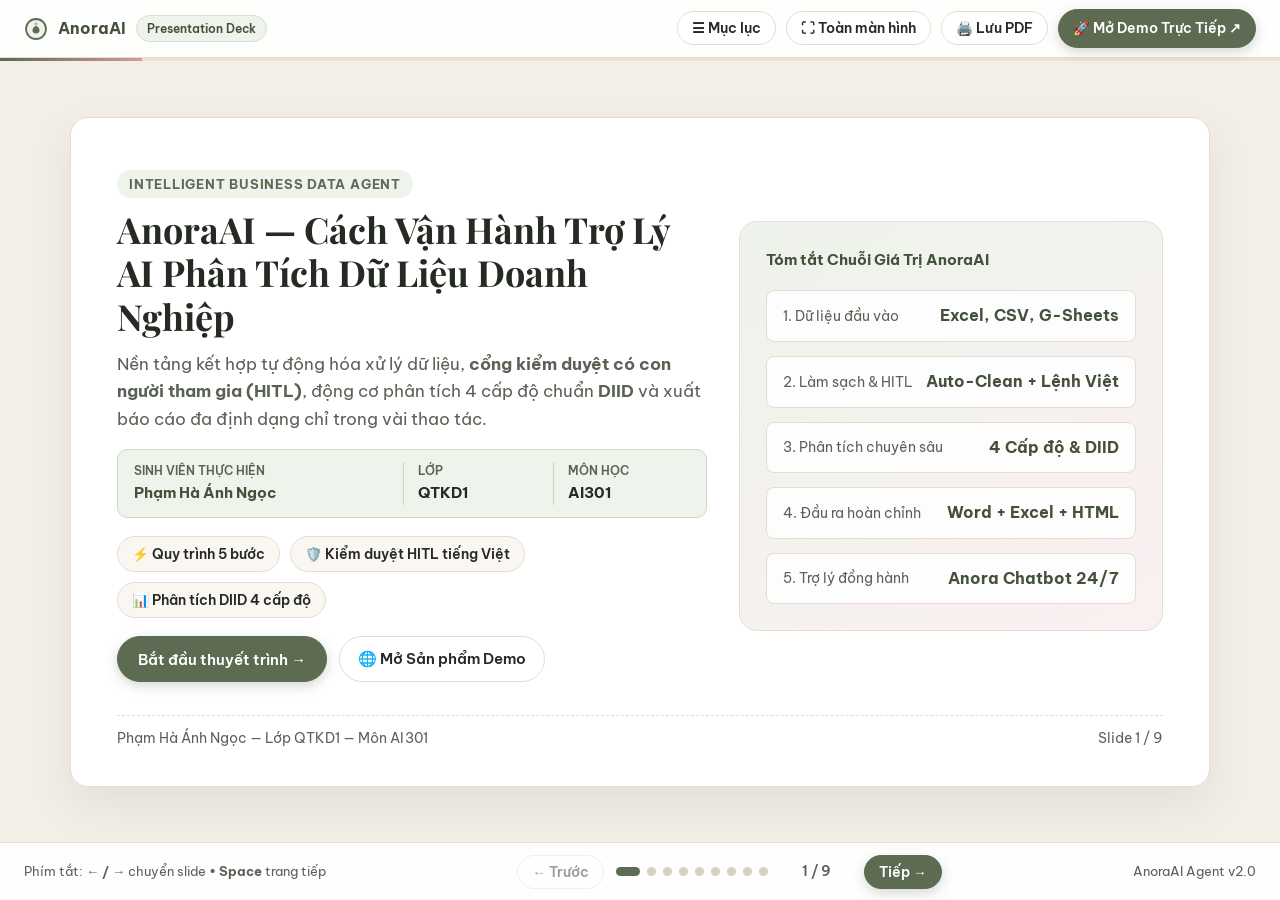
<file: presentation.html>
<!DOCTYPE html>
<html lang="vi">
<head>
  <meta charset="UTF-8">
  <meta name="viewport" content="width=device-width, initial-scale=1.0">
  <title>Thuyết Trình AnoraAI — Kiến Trúc & Cách Vận Hành Agent AI Dữ Liệu</title>
  <link rel="preconnect" href="https://fonts.googleapis.com">
  <link rel="preconnect" href="https://fonts.gstatic.com" crossorigin>
  <link href="https://fonts.googleapis.com/css2?family=Be+Vietnam+Pro:wght@400;500;600;700&family=Playfair+Display:wght@600;700&display=swap" rel="stylesheet">
  <style>
    :root {
      --bg-outer: #F3EFE7;
      --bg-slide: #FFFFFF;
      --bg-subtle: #FAF7F2;
      --sage: #5C6B52;
      --sage-dark: #43503B;
      --sage-soft: #EEF3EB;
      --rose: #D49B9E;
      --rose-soft: #FAF0F1;
      --gold: #B69156;
      --gold-soft: #FBF6EC;
      --blue-soft: #EEF4FA;
      --blue: #4A6D8C;
      --text-main: #252A23;
      --text-muted: #5A6256;
      --border: #E5DDD0;
      --shadow: 0 18px 45px rgba(45, 55, 40, 0.08);
      --radius-lg: 18px;
      --radius-md: 12px;
      --radius-sm: 8px;
    }

    * {
      box-sizing: border-box;
      margin: 0;
      padding: 0;
    }

    body {
      font-family: 'Be Vietnam Pro', -apple-system, BlinkMacSystemFont, 'Segoe UI', Arial, sans-serif;
      background: var(--bg-outer);
      color: var(--text-main);
      height: 100vh;
      display: flex;
      flex-direction: column;
      overflow: hidden;
      font-size: 16px;
      line-height: 1.6;
    }

    /* Top Bar */
    .deck-header {
      height: 58px;
      background: rgba(255, 255, 255, 0.92);
      backdrop-filter: blur(8px);
      border-bottom: 1px solid var(--border);
      padding: 0 24px;
      display: flex;
      align-items: center;
      justify-content: space-between;
      z-index: 20;
      flex-shrink: 0;
    }

    .brand-mini {
      display: flex;
      align-items: center;
      gap: 10px;
      font-weight: 700;
      color: var(--sage-dark);
      font-size: 1rem;
    }

    .brand-badge {
      background: var(--sage-soft);
      color: var(--sage-dark);
      font-size: 0.78rem;
      font-weight: 600;
      padding: 3px 10px;
      border-radius: 999px;
      border: 1px solid #D5E0CE;
    }

    .header-actions {
      display: flex;
      align-items: center;
      gap: 10px;
    }

    .btn {
      display: inline-flex;
      align-items: center;
      gap: 7px;
      padding: 7px 14px;
      border-radius: 999px;
      border: 1px solid var(--border);
      background: #FFFFFF;
      color: var(--text-main);
      font-family: inherit;
      font-size: 0.86rem;
      font-weight: 600;
      cursor: pointer;
      text-decoration: none;
      transition: all 0.2s ease;
    }

    .btn:hover {
      background: var(--bg-subtle);
      border-color: var(--sage);
      transform: translateY(-1px);
    }

    .btn-demo {
      background: var(--sage);
      color: #FFFFFF;
      border-color: var(--sage);
      box-shadow: 0 4px 12px rgba(92, 107, 82, 0.25);
    }

    .btn-demo:hover {
      background: var(--sage-dark);
      color: #FFFFFF;
      border-color: var(--sage-dark);
    }

    /* Progress Bar */
    .progress-track {
      height: 3px;
      width: 100%;
      background: #E9E2D6;
      flex-shrink: 0;
    }

    .progress-fill {
      height: 100%;
      background: linear-gradient(90deg, var(--sage), var(--rose));
      width: 11.1%;
      transition: width 0.35s cubic-bezier(0.4, 0, 0.2, 1);
    }

    /* Main Stage */
    .stage {
      flex: 1;
      display: flex;
      align-items: center;
      justify-content: center;
      padding: 20px 28px;
      overflow: hidden;
      position: relative;
    }

    .slide {
      display: none;
      width: 100%;
      max-width: 1140px;
      height: 100%;
      max-height: 670px;
      background: var(--bg-slide);
      border: 1px solid var(--border);
      border-radius: var(--radius-lg);
      box-shadow: var(--shadow);
      padding: 36px 46px;
      flex-direction: column;
      justify-content: space-between;
      overflow-y: auto;
      animation: slideFadeIn 0.32s ease-out;
    }

    .slide.active {
      display: flex;
    }

    @keyframes slideFadeIn {
      from { opacity: 0; transform: translateY(8px); }
      to { opacity: 1; transform: translateY(0); }
    }

    /* Slide Typography */
    .slide-top {
      margin-bottom: 18px;
    }

    .slide-kicker {
      display: inline-block;
      font-size: 0.8rem;
      font-weight: 700;
      text-transform: uppercase;
      letter-spacing: 0.06em;
      color: var(--sage);
      background: var(--sage-soft);
      padding: 4px 12px;
      border-radius: 999px;
      margin-bottom: 10px;
    }

    .slide-title {
      font-family: 'Playfair Display', Georgia, serif;
      font-size: 1.9rem;
      font-weight: 700;
      color: var(--text-main);
      line-height: 1.25;
    }

    .slide-subtitle {
      font-size: 0.98rem;
      color: var(--text-muted);
      margin-top: 6px;
      max-width: 820px;
    }

    .slide-body {
      flex: 1;
      display: flex;
      flex-direction: column;
      justify-content: center;
    }

    .slide-footer-note {
      margin-top: 16px;
      padding-top: 12px;
      border-top: 1px dashed var(--border);
      display: flex;
      align-items: center;
      justify-content: space-between;
      font-size: 0.85rem;
      color: var(--text-muted);
    }

    /* Grids & Cards */
    .grid-2 {
      display: grid;
      grid-template-columns: repeat(2, 1fr);
      gap: 22px;
    }

    .grid-3 {
      display: grid;
      grid-template-columns: repeat(3, 1fr);
      gap: 18px;
    }

    .grid-4 {
      display: grid;
      grid-template-columns: repeat(2, 1fr);
      gap: 16px;
    }

    .card {
      background: var(--bg-subtle);
      border: 1px solid var(--border);
      border-radius: var(--radius-md);
      padding: 20px 22px;
      display: flex;
      flex-direction: column;
      gap: 8px;
    }

    .card.sage {
      background: var(--sage-soft);
      border-color: #CEDCC5;
    }

    .card.rose {
      background: var(--rose-soft);
      border-color: #EBD2D4;
    }

    .card.gold {
      background: var(--gold-soft);
      border-color: #EADBC0;
    }

    .card.blue {
      background: var(--blue-soft);
      border-color: #CEDEEA;
    }

    .card-title {
      font-size: 1.08rem;
      font-weight: 700;
      color: var(--text-main);
      display: flex;
      align-items: center;
      gap: 9px;
    }

    .card-text {
      font-size: 0.95rem;
      color: var(--text-muted);
      line-height: 1.58;
    }

    ul.clean-list {
      list-style: none;
      display: flex;
      flex-direction: column;
      gap: 8px;
    }

    ul.clean-list li {
      position: relative;
      padding-left: 20px;
      font-size: 0.95rem;
      color: var(--text-main);
      line-height: 1.55;
    }

    ul.clean-list li::before {
      content: "•";
      position: absolute;
      left: 4px;
      color: var(--sage);
      font-weight: 700;
      font-size: 1.1rem;
      line-height: 1.3;
    }

    /* Slide 1 Hero */
    .hero-wrap {
      display: grid;
      grid-template-columns: 1.25fr 0.9fr;
      gap: 32px;
      align-items: center;
      height: 100%;
    }

    .hero-title {
      font-family: 'Playfair Display', Georgia, serif;
      font-size: 2.55rem;
      line-height: 1.2;
      color: var(--text-main);
      margin-bottom: 14px;
    }

    .hero-desc {
      font-size: 1.05rem;
      color: var(--text-muted);
      margin-bottom: 24px;
      line-height: 1.65;
    }

    .hero-pills {
      display: flex;
      flex-wrap: wrap;
      gap: 10px;
      margin-bottom: 26px;
    }

    .pill {
      font-size: 0.86rem;
      font-weight: 600;
      padding: 6px 14px;
      border-radius: 999px;
      background: var(--bg-subtle);
      border: 1px solid var(--border);
      color: var(--text-main);
    }

    .hero-visual {
      background: linear-gradient(145deg, var(--sage-soft), var(--rose-soft));
      border: 1px solid var(--border);
      border-radius: var(--radius-lg);
      padding: 26px;
      display: flex;
      flex-direction: column;
      gap: 14px;
    }

    .mini-stat {
      background: rgba(255, 255, 255, 0.88);
      border: 1px solid var(--border);
      border-radius: var(--radius-sm);
      padding: 12px 16px;
      display: flex;
      align-items: center;
      justify-content: space-between;
    }

    .mini-stat strong {
      color: var(--sage-dark);
      font-size: 1rem;
    }

    .mini-stat span {
      font-size: 0.88rem;
      color: var(--text-muted);
    }

    /* 5-Step Flow */
    .flow-5 {
      display: grid;
      grid-template-columns: repeat(5, 1fr);
      gap: 12px;
      align-items: stretch;
    }

    .step-box {
      background: var(--bg-subtle);
      border: 1px solid var(--border);
      border-radius: var(--radius-md);
      padding: 16px 14px;
      display: flex;
      flex-direction: column;
      gap: 8px;
      position: relative;
    }

    .step-num {
      width: 30px;
      height: 30px;
      border-radius: 50%;
      background: var(--sage);
      color: #FFFFFF;
      font-weight: 700;
      font-size: 0.88rem;
      display: flex;
      align-items: center;
      justify-content: center;
    }

    .step-box h4 {
      font-size: 0.96rem;
      font-weight: 700;
      color: var(--text-main);
      line-height: 1.35;
    }

    .step-box p {
      font-size: 0.86rem;
      color: var(--text-muted);
      line-height: 1.5;
    }

    /* Color Tag Badges */
    .tag-row {
      display: flex;
      flex-wrap: wrap;
      gap: 8px;
      margin-top: 6px;
    }

    .cell-badge {
      font-size: 0.8rem;
      font-weight: 600;
      padding: 4px 10px;
      border-radius: 6px;
    }

    .b-green { background: #E4F3E5; color: #245B2A; }
    .b-yellow { background: #FFF5D6; color: #7C5C08; }
    .b-blue { background: #E3F0FC; color: #1E5487; }
    .b-pink { background: #FCE6EC; color: #8A2444; }

    /* Code / Command Pill */
    .cmd-chip {
      display: inline-block;
      background: #FFFFFF;
      border: 1px solid #D5CEC2;
      border-radius: 6px;
      padding: 2px 8px;
      font-size: 0.86rem;
      font-weight: 600;
      color: var(--sage-dark);
      margin: 2px 3px 2px 0;
    }

    /* Demo Box */
    .demo-banner {
      background: linear-gradient(135deg, #F0F5EC 0%, #FAF0F1 100%);
      border: 1.5px solid var(--sage);
      border-radius: var(--radius-md);
      padding: 22px 26px;
      display: flex;
      align-items: center;
      justify-content: space-between;
      gap: 20px;
      margin-top: 14px;
    }

    .demo-url {
      font-family: monospace;
      font-size: 0.98rem;
      background: #FFFFFF;
      padding: 6px 12px;
      border-radius: 6px;
      border: 1px solid var(--border);
      color: var(--sage-dark);
      display: inline-block;
      margin-top: 6px;
    }

    /* Bottom Controls */
    .deck-footer {
      height: 58px;
      background: rgba(255, 255, 255, 0.94);
      border-top: 1px solid var(--border);
      padding: 0 24px;
      display: flex;
      align-items: center;
      justify-content: space-between;
      flex-shrink: 0;
    }

    .nav-controls {
      display: flex;
      align-items: center;
      gap: 12px;
    }

    .dots {
      display: flex;
      align-items: center;
      gap: 7px;
    }

    .dot {
      width: 9px;
      height: 9px;
      border-radius: 50%;
      background: #D6CFC3;
      cursor: pointer;
      transition: all 0.2s ease;
    }

    .dot.active {
      width: 24px;
      border-radius: 999px;
      background: var(--sage);
    }

    .slide-counter {
      font-size: 0.88rem;
      font-weight: 600;
      color: var(--text-muted);
      min-width: 72px;
      text-align: center;
    }

    .kbd-hint {
      font-size: 0.82rem;
      color: var(--text-muted);
    }

    /* Slide Overview Modal */
    .overview-modal {
      display: none;
      position: fixed;
      inset: 0;
      background: rgba(30, 35, 28, 0.55);
      backdrop-filter: blur(4px);
      z-index: 50;
      align-items: center;
      justify-content: center;
      padding: 28px;
    }

    .overview-modal.open {
      display: flex;
    }

    .overview-card {
      background: #FFFFFF;
      border-radius: var(--radius-lg);
      max-width: 920px;
      width: 100%;
      max-height: 85vh;
      overflow-y: auto;
      padding: 26px 30px;
      box-shadow: 0 24px 60px rgba(0, 0, 0, 0.2);
    }

    .overview-grid {
      display: grid;
      grid-template-columns: repeat(3, 1fr);
      gap: 14px;
      margin-top: 18px;
    }

    .overview-item {
      border: 1px solid var(--border);
      background: var(--bg-subtle);
      border-radius: var(--radius-sm);
      padding: 14px;
      cursor: pointer;
      transition: all 0.18s ease;
    }

    .overview-item:hover, .overview-item.active {
      border-color: var(--sage);
      background: var(--sage-soft);
    }

    .overview-item small {
      font-weight: 700;
      color: var(--sage);
      display: block;
      margin-bottom: 4px;
    }

    .overview-item strong {
      font-size: 0.94rem;
      color: var(--text-main);
      display: block;
    }

    /* Student Info Bar */
    .student-info-bar {
      background: var(--sage-soft);
      border: 1px solid #CEDCC5;
      border-radius: 10px;
      padding: 12px 16px;
      margin-bottom: 18px;
      display: grid;
      grid-template-columns: 1.5fr 0.8fr 0.8fr;
      gap: 14px;
      align-items: center;
    }

    /* Responsive */
    @media (max-width: 960px) {
      .slide { padding: 24px 22px; max-height: none; }
      .hero-wrap, .grid-2, .grid-3, .grid-4, .flow-5, .overview-grid, .student-info-bar {
        grid-template-columns: 1fr;
      }
      .student-info-bar > div {
        border-left: none !important;
        padding-left: 0 !important;
      }
      .kbd-hint { display: none; }
      .demo-banner { flex-direction: column; align-items: flex-start; }
    }

    /* Print / Export PDF */
    @media print {
      body { background: #FFFFFF; height: auto; overflow: visible; }
      .deck-header, .progress-track, .deck-footer, .overview-modal { display: none !important; }
      .stage { display: block; padding: 0; overflow: visible; }
      .slide {
        display: flex !important;
        page-break-after: always;
        box-shadow: none;
        border: 1px solid #DDD;
        max-height: none;
        margin-bottom: 20px;
      }
    }
  </style>
</head>
<body>

  <!-- Top Navigation Header -->
  <header class="deck-header">
    <div class="brand-mini">
      <svg width="24" height="24" viewBox="0 0 24 24" fill="none" aria-hidden="true">
        <circle cx="12" cy="12" r="10" fill="#EEF3EB" stroke="#5C6B52" stroke-width="1.8"/>
        <path d="M8.5 13.5C8.5 11.2 10.2 9 12 9C13.8 9 15.5 11.2 15.5 13.5C15.5 15.3 14 16.5 12 16.5C10 16.5 8.5 15.3 8.5 13.5Z" fill="#5C6B52"/>
        <circle cx="12" cy="7" r="1.4" fill="#D49B9E"/>
      </svg>
      <span>AnoraAI</span>
      <span class="brand-badge">Presentation Deck</span>
    </div>

    <div class="header-actions">
      <button class="btn" onclick="toggleOverview()" title="Xem danh sách toàn bộ Slide">
        ☰ Mục lục
      </button>
      <button class="btn" onclick="toggleFullscreen()" title="Bật/Tắt Toàn màn hình">
        ⛶ Toàn màn hình
      </button>
      <button class="btn" onclick="window.print()" title="In hoặc Lưu thành PDF">
        🖨️ Lưu PDF
      </button>
      <a class="btn btn-demo" href="https://anhngoc-two.vercel.app/" target="_blank" rel="noopener noreferrer">
        🚀 Mở Demo Trực Tiếp ↗
      </a>
    </div>
  </header>

  <div class="progress-track">
    <div class="progress-fill" id="progressFill"></div>
  </div>

  <!-- Presentation Stage -->
  <main class="stage">

    <!-- SLIDE 1: TRANG BÌA -->
    <section class="slide active" data-title="Giới thiệu AnoraAI">
      <div class="slide-body">
        <div class="hero-wrap">
          <div>
            <span class="slide-kicker">Intelligent Business Data Agent</span>
            <h1 class="hero-title" style="font-size: 2.25rem; margin-bottom: 12px;">AnoraAI — Cách Vận Hành Trợ Lý AI Phân Tích Dữ Liệu Doanh Nghiệp</h1>
            <p class="hero-desc" style="margin-bottom: 16px;">
              Nền tảng kết hợp tự động hóa xử lý dữ liệu, <strong>cổng kiểm duyệt có con người tham gia (HITL)</strong>, 
              động cơ phân tích 4 cấp độ chuẩn <strong>DIID</strong> và xuất báo cáo đa định dạng chỉ trong vài thao tác.
            </p>

            <div class="student-info-bar">
              <div>
                <div style="font-size: 0.74rem; color: var(--text-muted); font-weight: 600;">SINH VIÊN THỰC HIỆN</div>
                <div style="font-size: 0.96rem; font-weight: 700; color: var(--sage-dark);">Phạm Hà Ánh Ngọc</div>
              </div>
              <div style="border-left: 1px solid #C8D7BF; padding-left: 14px;">
                <div style="font-size: 0.74rem; color: var(--text-muted); font-weight: 600;">LỚP</div>
                <div style="font-size: 0.96rem; font-weight: 700; color: var(--text-main);">QTKD1</div>
              </div>
              <div style="border-left: 1px solid #C8D7BF; padding-left: 14px;">
                <div style="font-size: 0.74rem; color: var(--text-muted); font-weight: 600;">MÔN HỌC</div>
                <div style="font-size: 0.96rem; font-weight: 700; color: var(--text-main);">AI301</div>
              </div>
            </div>

            <div class="hero-pills" style="margin-bottom: 18px;">
              <span class="pill">⚡ Quy trình 5 bước</span>
              <span class="pill">🛡️ Kiểm duyệt HITL tiếng Việt</span>
              <span class="pill">📊 Phân tích DIID 4 cấp độ</span>
            </div>
            <div style="display: flex; gap: 12px; flex-wrap: wrap;">
              <button class="btn btn-demo" style="padding: 10px 20px; font-size: 0.94rem;" onclick="nextSlide()">
                Bắt đầu thuyết trình →
              </button>
              <a class="btn" style="padding: 10px 18px; font-size: 0.94rem;" href="https://anhngoc-two.vercel.app/" target="_blank" rel="noopener noreferrer">
                🌐 Mở Sản phẩm Demo
              </a>
            </div>
          </div>

          <div class="hero-visual">
            <div style="font-weight: 700; color: var(--sage-dark); font-size: 0.96rem; margin-bottom: 4px;">
              Tóm tắt Chuỗi Giá Trị AnoraAI
            </div>
            <div class="mini-stat">
              <span>1. Dữ liệu đầu vào</span>
              <strong>Excel, CSV, G-Sheets</strong>
            </div>
            <div class="mini-stat">
              <span>2. Làm sạch & HITL</span>
              <strong>Auto-Clean + Lệnh Việt</strong>
            </div>
            <div class="mini-stat">
              <span>3. Phân tích chuyên sâu</span>
              <strong>4 Cấp độ &amp; DIID</strong>
            </div>
            <div class="mini-stat">
              <span>4. Đầu ra hoàn chỉnh</span>
              <strong>Word + Excel + HTML</strong>
            </div>
            <div class="mini-stat">
              <span>5. Trợ lý đồng hành</span>
              <strong>Anora Chatbot 24/7</strong>
            </div>
          </div>
        </div>
      </div>
      <div class="slide-footer-note">
        <span>Phạm Hà Ánh Ngọc — Lớp QTKD1 — Môn AI301</span>
        <span>Slide 1 / 9</span>
      </div>
    </section>

    <!-- SLIDE 2: BÀI TOÁN & GIẢI PHÁP -->
    <section class="slide" data-title="Bài toán & Giá trị cốt lõi">
      <div class="slide-top">
        <span class="slide-kicker">01 • Bối cảnh & Giải pháp</span>
        <h2 class="slide-title">Vì sao doanh nghiệp cần AnoraAI?</h2>
        <p class="slide-subtitle">Giải quyết khoảng cách giữa dữ liệu thô nhiều sai sót và quyết định điều hành chính xác.</p>
      </div>
      <div class="slide-body">
        <div class="grid-2">
          <div class="card rose">
            <div class="card-title">⚠️ Thách thức khi làm thủ công</div>
            <ul class="clean-list">
              <li><strong>Dữ liệu thô nhiều lỗi:</strong> Trùng lặp dòng, sai định dạng ngày tháng, lẫn số âm, ô trống hoặc viết tắt không đồng nhất.</li>
              <li><strong>Tốn thời gian tiền xử lý:</strong> Nhân sự mất nhiều giờ lọc tay trong Excel trước khi có thể vẽ biểu đồ.</li>
              <li><strong>AI hộp đen (Black-box):</strong> Nếu để AI tự sửa hết mà không kiểm soát, số liệu dễ bị sai lệch so với thực tế nghiệp vụ.</li>
              <li><strong>Báo cáo thiếu chiều sâu:</strong> Chỉ dừng ở thống kê bề mặt, chưa phân tích nguyên nhân và chưa có kịch bản dự báo.</li>
            </ul>
          </div>

          <div class="card sage">
            <div class="card-title">✨ Cách AnoraAI giải quyết triệt để</div>
            <ul class="clean-list">
              <li><strong>Làm sạch thông minh trong 1 giây:</strong> Tự động phát hiện và chuẩn hóa định dạng, kèm chỉ số chất lượng dữ liệu Trước – Sau.</li>
              <li><strong>Kiểm soát qua Cổng HITL:</strong> Con người là người duyệt cuối cùng, có thể sửa tay từng ô hoặc ra lệnh bằng tiếng Việt tự nhiên.</li>
              <li><strong>Phân tích chuẩn DIID:</strong> Biến số liệu thành Thông tin → Phát hiện cốt lõi (Insight) → Quyết định hành động 30–90 ngày.</li>
              <li><strong>Xuất trọn bộ 3 tệp tức thì:</strong> Tự động tạo File Word báo cáo điều hành, File Excel sạch và Báo cáo Web tương tác.</li>
            </ul>
          </div>
        </div>
      </div>
      <div class="slide-footer-note">
        <span>Điểm khác biệt: AI tăng tốc xử lý — Con người giữ quyền kiểm duyệt tuyệt đối</span>
        <span>Slide 2 / 9</span>
      </div>
    </section>

    <!-- SLIDE 3: SƠ ĐỒ QUY TRÌNH BPMN 2.0 -->
    <section class="slide" data-title="Sơ đồ quy trình BPMN 2.0">
      <div class="slide-top" style="margin-bottom: 10px;">
        <span class="slide-kicker">02 • Luồng Nghiệp Vụ Cốt Lõi (BPMN 2.0)</span>
        <h2 class="slide-title">Sơ đồ Quy trình Vận hành Hệ thống AnoraAI</h2>
        <p class="slide-subtitle">Phân tách rõ 2 làn tương tác giữa <strong>Người dùng (kiểm duyệt HITL)</strong> và <strong>Hệ thống Agent</strong> qua các cổng rẽ nhánh an toàn.</p>
      </div>
      <div class="slide-body">
        <div style="width: 100%; background: #FCFBF8; border: 1px solid var(--border); border-radius: 12px; padding: 10px 12px;">
          <svg viewBox="0 0 1040 336" style="width: 100%; height: auto; display: block; font-family: 'Be Vietnam Pro', Arial, sans-serif;" xmlns="http://www.w3.org/2000/svg">
            <defs>
              <marker id="arrowSage" viewBox="0 0 10 10" refX="8.5" refY="5" markerWidth="6.5" markerHeight="6.5" orient="auto-start-reverse">
                <path d="M 0 1.5 L 9 5 L 0 8.5 z" fill="#5C6B52"/>
              </marker>
              <marker id="arrowRose" viewBox="0 0 10 10" refX="8.5" refY="5" markerWidth="6.5" markerHeight="6.5" orient="auto-start-reverse">
                <path d="M 0 1.5 L 9 5 L 0 8.5 z" fill="#9B5E63"/>
              </marker>
              <marker id="arrowGray" viewBox="0 0 10 10" refX="8.5" refY="5" markerWidth="6.5" markerHeight="6.5" orient="auto-start-reverse">
                <path d="M 0 1.5 L 9 5 L 0 8.5 z" fill="#4A5246"/>
              </marker>
            </defs>

            <!-- Pool Container -->
            <rect x="4" y="4" width="1032" height="328" rx="10" fill="#FFFFFF" stroke="#C8C0B4" stroke-width="1.5"/>

            <!-- Pool Left Header -->
            <path d="M 14 4 L 36 4 L 36 332 L 14 332 Q 4 332 4 322 L 4 14 Q 4 4 14 4 Z" fill="#5C6B52"/>
            <text x="20" y="168" fill="#FFFFFF" font-size="11.5" font-weight="700" text-anchor="middle" dominant-baseline="middle" transform="rotate(-90 20 168)" letter-spacing="1.2">QUY TRÌNH ANORA AI AGENT</text>

            <!-- Lane 1 Background & Header (User / HITL) -->
            <rect x="36" y="4" width="1000" height="164" fill="#FFFDFB"/>
            <rect x="36" y="4" width="32" height="164" fill="#FAF0F1" stroke="#E5DDD0" stroke-width="1"/>
            <text x="52" y="86" fill="#7D454A" font-size="11" font-weight="700" text-anchor="middle" dominant-baseline="middle" transform="rotate(-90 52 86)">Người dùng (HITL)</text>

            <!-- Lane 2 Background & Header (AnoraAI System) -->
            <rect x="36" y="168" width="1000" height="164" fill="#F8FBF6"/>
            <rect x="36" y="168" width="32" height="164" fill="#EEF3EB" stroke="#E5DDD0" stroke-width="1"/>
            <text x="52" y="250" fill="#43503B" font-size="11" font-weight="700" text-anchor="middle" dominant-baseline="middle" transform="rotate(-90 52 250)">Hệ thống AnoraAI</text>

            <!-- Swimlane Divider -->
            <line x1="36" y1="168" x2="1036" y2="168" stroke="#D5CEC2" stroke-width="1.3"/>

            <!-- ============ CONNECTOR ARROWS (SEQUENCE FLOWS) ============ -->
            <!-- Start -> Task 1 -->
            <line x1="115" y1="92" x2="136" y2="92" stroke="#4A5246" stroke-width="1.8" marker-end="url(#arrowGray)"/>

            <!-- Task 1 -> Gateway 1 -->
            <line x1="282" y1="92" x2="309" y2="92" stroke="#4A5246" stroke-width="1.8" marker-end="url(#arrowGray)"/>

            <!-- Gateway 1 Loop Back (Thiếu / Chặn) -->
            <path d="M 334 70 L 334 26 L 211 26 L 211 54" fill="none" stroke="#9B5E63" stroke-width="1.6" stroke-dasharray="4 3" marker-end="url(#arrowRose)"/>
            <rect x="225" y="16" width="94" height="20" rx="10" fill="#FAF0F1" stroke="#E2BFC2" stroke-width="1"/>
            <text x="272" y="29" fill="#8A2444" font-size="10" font-weight="700" text-anchor="middle">Thiếu (Chặn)</text>

            <!-- Gateway 1 -> Task 2 (Hợp lệ) -->
            <line x1="334" y1="114" x2="334" y2="208" stroke="#5C6B52" stroke-width="1.8" marker-end="url(#arrowSage)"/>
            <rect x="299" y="145" width="70" height="20" rx="10" fill="#EEF3EB" stroke="#B7C9AE" stroke-width="1"/>
            <text x="334" y="158" fill="#43503B" font-size="10" font-weight="700" text-anchor="middle">Hợp lệ ✓</text>

            <!-- Task 2 -> Task 3 (System back to User HITL) -->
            <path d="M 409 248 L 434 248 L 434 92 L 456 92" fill="none" stroke="#5C6B52" stroke-width="1.8" marker-end="url(#arrowSage)"/>

            <!-- Task 3 -> Gateway 2 -->
            <line x1="612" y1="92" x2="639" y2="92" stroke="#4A5246" stroke-width="1.8" marker-end="url(#arrowGray)"/>

            <!-- Gateway 2 Loop Back (Rà soát lại) -->
            <path d="M 664 70 L 664 26 L 536 26 L 536 54" fill="none" stroke="#9B5E63" stroke-width="1.6" stroke-dasharray="4 3" marker-end="url(#arrowRose)"/>
            <rect x="547" y="16" width="106" height="20" rx="10" fill="#FAF0F1" stroke="#E2BFC2" stroke-width="1"/>
            <text x="600" y="29" fill="#8A2444" font-size="10" font-weight="700" text-anchor="middle">Rà soát lại (Lặp)</text>

            <!-- Gateway 2 -> Task 4 (Phê duyệt) -->
            <line x1="664" y1="114" x2="664" y2="208" stroke="#5C6B52" stroke-width="1.8" marker-end="url(#arrowSage)"/>
            <rect x="622" y="145" width="84" height="20" rx="10" fill="#EEF3EB" stroke="#B7C9AE" stroke-width="1"/>
            <text x="664" y="158" fill="#43503B" font-size="10" font-weight="700" text-anchor="middle">Phê duyệt ✓</text>

            <!-- Task 4 -> Task 5 -->
            <line x1="742" y1="248" x2="770" y2="248" stroke="#5C6B52" stroke-width="1.8" marker-end="url(#arrowSage)"/>

            <!-- Task 5 -> User Result Task -->
            <line x1="848" y1="212" x2="848" y2="130" stroke="#5C6B52" stroke-width="1.8" marker-end="url(#arrowSage)"/>

            <!-- User Result Task -> End Event -->
            <line x1="922" y1="92" x2="954" y2="92" stroke="#4A5246" stroke-width="1.8" marker-end="url(#arrowGray)"/>

            <!-- ============ NODES ============ -->
            <!-- Start Event -->
            <circle cx="100" cy="92" r="15" fill="#E6F2E4" stroke="#5C6B52" stroke-width="2.5"/>
            <text x="100" y="123" fill="#252A23" font-size="11" font-weight="700" text-anchor="middle">Bắt đầu</text>

            <!-- Task 1: User Task -->
            <rect x="140" y="58" width="142" height="68" rx="9" fill="#FFFFFF" stroke="#9B5E63" stroke-width="1.8"/>
            <rect x="146" y="63" width="46" height="14" rx="4" fill="#FAF0F1"/>
            <text x="169" y="73" fill="#8A2444" font-size="8.5" font-weight="700" text-anchor="middle">👤 USER</text>
            <text x="211" y="90" fill="#252A23" font-size="12" font-weight="700" text-anchor="middle">1. Khởi tạo &amp; Nạp</text>
            <text x="211" y="105" fill="#5A6256" font-size="10.2" text-anchor="middle">Mô hình + Excel/CSV</text>
            <text x="211" y="118" fill="#5A6256" font-size="10.2" text-anchor="middle">G-Sheets / Dữ liệu mẫu</text>

            <!-- Gateway 1: Guardrail -->
            <polygon points="334,70 356,92 334,114 312,92" fill="#FFF9EC" stroke="#B69156" stroke-width="2"/>
            <line x1="327" y1="85" x2="341" y2="99" stroke="#7C5C08" stroke-width="2.2" stroke-linecap="round"/>
            <line x1="341" y1="85" x2="327" y2="99" stroke="#7C5C08" stroke-width="2.2" stroke-linecap="round"/>
            <text x="362" y="96" fill="#7C5C08" font-size="10.5" font-weight="700" text-anchor="start">Hợp lệ?</text>

            <!-- Task 2: System Auto-Clean -->
            <rect x="259" y="212" width="150" height="72" rx="9" fill="#FFFFFF" stroke="#5C6B52" stroke-width="1.8"/>
            <rect x="265" y="217" width="52" height="14" rx="4" fill="#EEF3EB"/>
            <text x="291" y="227" fill="#43503B" font-size="8.5" font-weight="700" text-anchor="middle">⚙ AGENT</text>
            <text x="334" y="244" fill="#252A23" font-size="12" font-weight="700" text-anchor="middle">2. Lược đồ &amp; Clean</text>
            <text x="334" y="259" fill="#5A6256" font-size="10.2" text-anchor="middle">Chuẩn số VN, ngày ISO</text>
            <text x="334" y="272" fill="#5A6256" font-size="10.2" text-anchor="middle">&amp; gắn 4 nhãn màu</text>

            <!-- Task 3: User HITL -->
            <rect x="460" y="58" width="152" height="68" rx="9" fill="#FAF7F2" stroke="#9B5E63" stroke-width="1.8"/>
            <rect x="466" y="63" width="46" height="14" rx="4" fill="#FAF0F1"/>
            <text x="489" y="73" fill="#8A2444" font-size="8.5" font-weight="700" text-anchor="middle">👤 HITL</text>
            <text x="536" y="90" fill="#252A23" font-size="12" font-weight="700" text-anchor="middle">3. Cổng Duyệt HITL</text>
            <text x="536" y="105" fill="#5A6256" font-size="10.2" text-anchor="middle">Sửa ô, lọc điều kiện</text>
            <text x="536" y="118" fill="#5A6256" font-size="10.2" text-anchor="middle">&amp; chỉ đạo tiếng Việt</text>

            <!-- Gateway 2: Approve? -->
            <polygon points="664,70 686,92 664,114 642,92" fill="#FFF9EC" stroke="#B69156" stroke-width="2"/>
            <line x1="657" y1="85" x2="671" y2="99" stroke="#7C5C08" stroke-width="2.2" stroke-linecap="round"/>
            <line x1="671" y1="85" x2="657" y2="99" stroke="#7C5C08" stroke-width="2.2" stroke-linecap="round"/>
            <text x="692" y="96" fill="#7C5C08" font-size="10.5" font-weight="700" text-anchor="start">Phê duyệt?</text>

            <!-- Task 4: System 4-Level Analytics -->
            <rect x="586" y="212" width="156" height="72" rx="9" fill="#FFFFFF" stroke="#5C6B52" stroke-width="1.8"/>
            <rect x="592" y="217" width="52" height="14" rx="4" fill="#EEF3EB"/>
            <text x="618" y="227" fill="#43503B" font-size="8.5" font-weight="700" text-anchor="middle">⚙ AGENT</text>
            <text x="664" y="244" fill="#252A23" font-size="12" font-weight="700" text-anchor="middle">4. Phân tích 4 Cấp độ</text>
            <text x="664" y="259" fill="#5A6256" font-size="10.2" text-anchor="middle">Mô tả • Chẩn đoán • Dự</text>
            <text x="664" y="272" fill="#5A6256" font-size="10.2" text-anchor="middle">đoán hồi quy • Đề xuất</text>

            <!-- Task 5: System Export DIID -->
            <rect x="774" y="212" width="148" height="72" rx="9" fill="#FFFFFF" stroke="#5C6B52" stroke-width="1.8"/>
            <rect x="780" y="217" width="52" height="14" rx="4" fill="#EEF3EB"/>
            <text x="806" y="227" fill="#43503B" font-size="8.5" font-weight="700" text-anchor="middle">⚙ AGENT</text>
            <text x="848" y="244" fill="#252A23" font-size="12" font-weight="700" text-anchor="middle">5. Xuất 3 Tệp DIID</text>
            <text x="848" y="259" fill="#5A6256" font-size="10.2" text-anchor="middle">Excel • Word • HTML</text>
            <text x="848" y="272" fill="#5A6256" font-size="10.2" text-anchor="middle">&amp; Lưu Lịch sử chạy</text>

            <!-- User Receive & Assistant -->
            <rect x="774" y="58" width="148" height="68" rx="9" fill="#EEF3EB" stroke="#5C6B52" stroke-width="1.8"/>
            <rect x="780" y="63" width="60" height="14" rx="4" fill="#FFFFFF"/>
            <text x="810" y="73" fill="#43503B" font-size="8.5" font-weight="700" text-anchor="middle">📊 KẾT QUẢ</text>
            <text x="848" y="90" fill="#252A23" font-size="12" font-weight="700" text-anchor="middle">Khai thác &amp; Hỏi đáp</text>
            <text x="848" y="105" fill="#5A6256" font-size="10.2" text-anchor="middle">Dashboard, tải 3 tệp</text>
            <text x="848" y="118" fill="#5A6256" font-size="10.2" text-anchor="middle">&amp; Trợ lý Anora 24/7</text>

            <!-- End Event -->
            <circle cx="974" cy="92" r="15" fill="#FAF0F1" stroke="#9B5E63" stroke-width="4.2"/>
            <text x="974" y="123" fill="#7D454A" font-size="11" font-weight="700" text-anchor="middle">Hoàn tất</text>
          </svg>
        </div>

        <!-- Legend & Live Web Link -->
        <div class="card" style="margin-top: 12px; flex-direction: row; align-items: center; justify-content: space-between; padding: 10px 18px; gap: 14px;">
          <div style="display: flex; flex-wrap: wrap; align-items: center; gap: 14px; font-size: 0.85rem; color: var(--text-muted);">
            <span><strong style="color: var(--text-main);">Ký hiệu BPMN:</strong></span>
            <span>🟢 Viền mảnh: Bắt đầu</span>
            <span>▭ Bo góc: Tác vụ (User / Agent)</span>
            <span>◇ Hình thoi (✕): Cổng kiểm duyệt</span>
            <span>⭕ Viền đậm: Kết thúc</span>
          </div>
          <a class="btn btn-demo" href="https://anhngoc-two.vercel.app/" target="_blank" rel="noopener noreferrer" style="flex-shrink: 0; font-size: 0.85rem; padding: 7px 14px;">
            Xem quy trình trên Web ↗
          </a>
        </div>
      </div>
      <div class="slide-footer-note">
        <span>Hai vòng lặp phản hồi (Guardrail &amp; HITL) giúp loại bỏ hoàn toàn rủi ro sai lệch dữ liệu</span>
        <span>Slide 3 / 9</span>
      </div>
    </section>

    <!-- SLIDE 4: LÀM SẠCH & HITL -->
    <section class="slide" data-title="Làm sạch & Cổng kiểm duyệt HITL">
      <div class="slide-top">
        <span class="slide-kicker">03 • Trái Tim Kiểm Soát Chất Lượng</span>
        <h2 class="slide-title">Làm sạch Tự động & Cổng Kiểm Duyệt HITL</h2>
        <p class="slide-subtitle">Kết hợp giữa tốc độ xử lý hàng loạt của máy và khả năng rà soát nghiệp vụ linh hoạt của con người.</p>
      </div>
      <div class="slide-body">
        <div class="grid-2">
          <div class="card">
            <div class="card-title">🧹 1. Động cơ Auto-Clean &amp; Nhận diện Lược đồ</div>
            <p class="card-text">Tự động nhận diện lược đồ cột (tiền tệ chuẩn Việt như <code>900.000</code>, loại trừ SĐT/ID), khử trùng lặp, sửa số âm thành dương, chuẩn hóa viết tắt (<em>BD → Bình Dương</em>), chuẩn hóa ngày ISO và điền ô thiếu.</p>
            <p class="card-text" style="margin-top: 4px;"><strong>Hệ thống 4 màu trực quan trên từng ô:</strong></p>
            <div class="tag-row">
              <span class="cell-badge b-green">Chuẩn hóa định dạng</span>
              <span class="cell-badge b-yellow">Sửa lỗi số / âm</span>
              <span class="cell-badge b-blue">Điền giá trị thiếu</span>
              <span class="cell-badge b-pink">Sửa theo chỉ đạo HITL</span>
            </div>
          </div>

          <div class="card sage">
            <div class="card-title">🧠 2. Chỉ đạo Rà soát Ngôn ngữ Tự nhiên</div>
            <p class="card-text">Người dùng chỉ cần gõ yêu cầu bằng tiếng Việt như nói chuyện với trợ lý, hệ thống kết hợp nhận diện mẫu câu &amp; Google Gemini AI sẽ thực thi ngay trên bảng:</p>
            <div style="margin-top: 6px;">
              <span class="cmd-chip">"bỏ Miền Bắc"</span>
              <span class="cmd-chip">"chỉ giữ Shopee"</span>
              <span class="cmd-chip">"thay BD thành Bình Dương"</span>
              <span class="cmd-chip">"xóa dòng số lượng &lt; 0"</span>
              <span class="cmd-chip">"cột tháng định dạng YYYY-MM"</span>
            </div>
            <p class="card-text" style="margin-top: 8px;">
              <strong>📋 Audit Log minh bạch:</strong> Mọi thao tác đều được ghi lại kèm mốc thời gian thực để đối chiếu và xuất kèm trong tệp Excel.
            </p>
          </div>
        </div>
      </div>
      <div class="slide-footer-note">
        <span>Hỗ trợ lọc điều kiện linh hoạt cả số định dạng Việt Nam (VD: 5.000.000, 5tr, 500k)</span>
        <span>Slide 4 / 9</span>
      </div>
    </section>

    <!-- SLIDE 5: PHÂN TÍCH 4 CẤP ĐỘ & ÁNH XẠ DIID -->
    <section class="slide" data-title="Phân tích 4 cấp độ & Khung DIID">
      <div class="slide-top">
        <span class="slide-kicker">04 • Trí Tuệ Phân Tích Dữ Liệu</span>
        <h2 class="slide-title">Động cơ Phân tích 4 Cấp độ — Nền tảng Chuỗi DIID</h2>
        <p class="slide-subtitle">Từ <strong>Data</strong> sạch ở Bước 2, động cơ phân tích qua 4 cấp độ để tạo ra <strong>Information</strong> (Thông tin) → <strong>Insight</strong> (Phát hiện cốt lõi) → <strong>Decision</strong> (Quyết định).</p>
      </div>
      <div class="slide-body">
        <div class="grid-4">
          <div class="card sage">
            <div class="card-title" style="justify-content: space-between; width: 100%;">
              <span>1. Descriptive — Mô tả</span>
              <span class="cell-badge b-green" style="font-size: 0.74rem;">DIID: Information</span>
            </div>
            <p class="card-text">Trả lời <strong>"Chuyện gì đã xảy ra?"</strong>: Tổng hợp hệ thống chỉ số KPI cốt lõi (doanh thu, chi phí, lợi nhuận ròng, biên lãi, AOV), phân bố cơ cấu tỷ trọng theo từng phân khúc/vùng miền và diễn biến theo chuỗi thời gian.</p>
          </div>

          <div class="card blue">
            <div class="card-title" style="justify-content: space-between; width: 100%;">
              <span>2. Diagnostic — Chẩn đoán</span>
              <span class="cell-badge b-blue" style="font-size: 0.74rem;">DIID: Insight</span>
            </div>
            <p class="card-text">Trả lời <strong>"Tại sao lại xảy ra?"</strong>: Kết hợp <strong>phân rã đa chiều (Drill-down)</strong> theo đơn vị/nhóm hàng và <strong>phát hiện bất thường (Outlier/Variance)</strong> tìm điểm nghẽn vận hành, cùng ma trận tương quan (tách bạch Tương quan vs Nhân quả).</p>
          </div>

          <div class="card gold">
            <div class="card-title" style="justify-content: space-between; width: 100%;">
              <span>3. Predictive — Dự đoán</span>
              <span class="cell-badge b-yellow" style="font-size: 0.74rem;">DIID: Insight</span>
            </div>
            <p class="card-text">Trả lời <strong>"Sẽ diễn biến thế nào?"</strong>: Dùng <strong>hồi quy tuyến tính</strong> trên chuỗi 6 kỳ lịch sử tính tốc độ tăng trưởng làm <strong>Kịch bản Cơ sở</strong> (tăng/giảm đúng đà thực), rồi cộng/trừ biên độ độ lệch chuẩn (σ) để ra dải Lạc quan &amp; Thận trọng.</p>
          </div>

          <div class="card rose">
            <div class="card-title" style="justify-content: space-between; width: 100%;">
              <span>4. Prescriptive — Đề xuất</span>
              <span class="cell-badge b-pink" style="font-size: 0.74rem;">DIID: Decision</span>
            </div>
            <p class="card-text">Trả lời <strong>"Cần hành động gì?"</strong>: Đề xuất kế hoạch hành động <strong>30 ngày &amp; 90 ngày</strong> gắn sát bài toán Bước 1, kèm đơn vị phụ trách, KPI đo lường cụ thể và hướng tái phân bổ ngân sách cắt/tăng.</p>
          </div>
        </div>
      </div>
      <div class="slide-footer-note">
        <span>Ánh xạ DIID: <strong>Data</strong> (Bước 1–2 HITL) → <strong>Information</strong> (Cấp 1) → <strong>Insight</strong> (Cấp 2–3) → <strong>Decision</strong> (Cấp 4)</span>
        <span>Slide 5 / 9</span>
      </div>
    </section>

    <!-- SLIDE 6: TRỢ LÝ ẢO ANORA AI -->
    <section class="slide" data-title="Trợ lý ảo AnoraAI (Gemini)">
      <div class="slide-top">
        <span class="slide-kicker">05 • Giao Tiếp & Hỏi Đáp Thông Minh</span>
        <h2 class="slide-title">Trợ lý ảo AnoraAI — Thấu hiểu Ngữ cảnh 360°</h2>
        <p class="slide-subtitle">Tích hợp trực tiếp Google Gemini API với bộ nhớ hội thoại nhiều lượt (Multi-turn Memory).</p>
      </div>
      <div class="slide-body">
        <div class="grid-3">
          <div class="card sage">
            <div class="card-title">🎯 Nắm bắt Ngữ cảnh Thực</div>
            <p class="card-text">Trước khi trả lời, Agent tự động đọc toàn bộ bối cảnh phiên hiện tại: tên doanh nghiệp, mô hình, danh sách cột, số dòng, doanh thu, chi phí và biên lợi nhuận vừa tính.</p>
          </div>

          <div class="card">
            <div class="card-title">💬 Ghi nhớ Hội thoại Nhiều lượt</div>
            <p class="card-text">Lưu trữ lịch sử trao đổi liên tục giúp người dùng hỏi nối tiếp tự nhiên (ví dụ: hỏi về phương pháp DIID, sau đó hỏi tiếp cách áp dụng cho chính file dữ liệu vừa nạp).</p>
          </div>

          <div class="card blue">
            <div class="card-title">🛡️ Phản hồi Liên tục 100%</div>
            <p class="card-text">Hỗ trợ cơ chế tự động tối ưu qua các mô hình AI Gemini thế hệ mới và có sẵn bộ tri thức dự phòng thông minh đảm bảo trả lời không gián đoạn.</p>
          </div>
        </div>

        <div class="card" style="margin-top: 18px; background: var(--bg-subtle);">
          <div class="card-title" style="font-size: 0.98rem;">💡 Các câu hỏi mẫu người xem có thể thử ngay khi Demo:</div>
          <div style="display: flex; flex-wrap: wrap; gap: 8px; margin-top: 4px;">
            <span class="cmd-chip">"Phương pháp DIID là gì?"</span>
            <span class="cmd-chip">"Phân biệt Tương quan và Nhân quả?"</span>
            <span class="cmd-chip">"Doanh thu và biên lợi nhuận hiện tại của tôi ra sao?"</span>
            <span class="cmd-chip">"Đề xuất cách giảm chi phí vận hành 30 ngày tới?"</span>
          </div>
        </div>
      </div>
      <div class="slide-footer-note">
        <span>Cửa sổ Trợ lý Anora luôn sẵn sàng ở góc phải màn hình tại mọi bước</span>
        <span>Slide 6 / 9</span>
      </div>
    </section>

    <!-- SLIDE 7: XUẤT BÁO CÁO 3 TỆP -->
    <section class="slide" data-title="Xuất báo cáo DIID & 3 tệp">
      <div class="slide-top">
        <span class="slide-kicker">06 • Chuẩn Hóa Đầu Ra Doanh Nghiệp</span>
        <h2 class="slide-title">Trung Tâm Xuất Báo Cáo Đồng Bộ 3 Định Dạng</h2>
        <p class="slide-subtitle">Chỉ với một thao tác ở Bước 5, hệ thống tự động kết xuất trọn bộ hồ sơ phân tích sẵn sàng gửi ban lãnh đạo.</p>
      </div>
      <div class="slide-body">
        <div class="grid-3">
          <div class="card sage">
            <div class="card-title">📗 1. File Excel Sạch (.xlsx)</div>
            <ul class="clean-list">
              <li><strong>Sheet Du_Lieu_Sach:</strong> Toàn bộ bảng dữ liệu đã qua làm sạch và phê duyệt HITL.</li>
              <li><strong>Sheet Audit_Log:</strong> Nhật ký từng bước chỉnh sửa để kiểm toán minh bạch.</li>
            </ul>
          </div>

          <div class="card blue">
            <div class="card-title">📘 2. Báo cáo Word DIID (.docx)</div>
            <ul class="clean-list">
              <li><strong>Định dạng chuẩn văn bản:</strong> Font Times New Roman cỡ 13pt, trình bày trang trọng.</li>
              <li><strong>Đầy đủ trực quan:</strong> Nhúng sẵn 4 biểu đồ màu pastel sắc nét, bảng phân tích Dashboard và khung ký duyệt.</li>
            </ul>
          </div>

          <div class="card rose">
            <div class="card-title">🌐 3. Báo cáo Web Độc Lập (.html)</div>
            <ul class="clean-list">
              <li><strong>Trình bày tự chủ:</strong> Nhúng sẵn toàn bộ hình ảnh biểu đồ, mở trực tiếp trên mọi trình duyệt không cần mạng.</li>
              <li><strong>Print Preview:</strong> Xem trước ngay trong ứng dụng và in sang PDF chỉ với 1 click.</li>
            </ul>
          </div>
        </div>
      </div>
      <div class="slide-footer-note">
        <span>Mọi lần xuất đều được ghi lại trong mục "Lịch sử chạy" để tra cứu và tải lại</span>
        <span>Slide 7 / 9</span>
      </div>
    </section>

    <!-- SLIDE 8: DEMO TRỰC TIẾP -->
    <section class="slide" data-title="Kịch bản & Link Demo Trực Tiếp">
      <div class="slide-top">
        <span class="slide-kicker">07 • Trải Nghiệm Thực Tế</span>
        <h2 class="slide-title">Kịch Bản Demo Trực Tiếp Sản Phẩm</h2>
        <p class="slide-subtitle">Mở trực tiếp liên kết sản phẩm bên dưới để minh họa toàn bộ luồng hoạt động của AnoraAI cho Thầy Cô và các bạn.</p>
      </div>
      <div class="slide-body">
        <div class="grid-2">
          <div class="card">
            <div class="card-title">🎬 Gợi ý Kịch bản Demo 3 Phút</div>
            <ul class="clean-list">
              <li><strong>Phút 1 — Nạp dữ liệu:</strong> Chọn bộ dữ liệu mẫu <em>Chuỗi Bán lẻ &amp; F&amp;B</em> (hoặc tải file Excel thực tế bất kỳ) và bấm sang Bước 2.</li>
              <li><strong>Phút 2 — Kiểm duyệt HITL:</strong> Bấm <em>"Thực hiện làm sạch"</em> để thấy các ô tự động tô màu, sau đó gõ lệnh <code>bỏ Miền Bắc</code> vào cổng HITL.</li>
              <li><strong>Phút 3 — Phân tích &amp; Xuất file:</strong> Bấm <em>"Phê duyệt Dữ liệu Hợp lệ"</em> để xem Dashboard 4 biểu đồ, hỏi Trợ lý Anora và xem bản Word/HTML ở Bước 5.</li>
            </ul>
          </div>

          <div class="card sage" style="justify-content: center;">
            <div class="card-title">✨ Điểm nhấn khi trình bày</div>
            <ul class="clean-list">
              <li>Mọi con số trên Dashboard và Word đều thay đổi theo đúng dữ liệu sau khi lọc tại cổng HITL.</li>
              <li>Không bịa đặt dữ liệu: dự báo bám sát xu hướng tuyến tính thực tế và ghi rõ nếu tệp thiếu chi phí.</li>
              <li>Thầy Cô và các bạn có thể truy cập trực tiếp đường link bên dưới trên máy cá nhân để trải nghiệm.</li>
            </ul>
          </div>
        </div>

        <div class="demo-banner">
          <div>
            <div style="font-weight: 700; font-size: 1.05rem; color: var(--sage-dark);">
              🔗 Link Trải Nghiệm Trực Tiếp Sản Phẩm (Live Demo)
            </div>
            <div class="demo-url" id="vercelUrlText">https://anhngoc-two.vercel.app/</div>
          </div>
          <div style="display: flex; gap: 10px; flex-wrap: wrap;">
            <button class="btn" onclick="copyDemoLink(this)">📋 Sao chép Link</button>
            <a class="btn btn-demo" style="padding: 10px 20px; font-size: 0.95rem;" href="https://anhngoc-two.vercel.app/" target="_blank" rel="noopener noreferrer">
              🚀 Mở Trang Demo Ngay ↗
            </a>
          </div>
        </div>
      </div>
      <div class="slide-footer-note">
        <span>Phạm Hà Ánh Ngọc — QTKD1 — Môn AI301</span>
        <span>Slide 8 / 9</span>
      </div>
    </section>

    <!-- SLIDE 9: LỜI CẢM ƠN -->
    <section class="slide" data-title="Lời cảm ơn">
      <div class="slide-body" style="align-items: center; text-align: center; justify-content: center; gap: 20px;">
        <span class="slide-kicker">Môn học: AI301 • Lớp: QTKD1</span>
        <h2 class="hero-title" style="font-size: 2.45rem; margin-bottom: 2px; max-width: 780px;">
          Cảm ơn Thầy Cô đã lắng nghe!
        </h2>
        <p style="font-size: 1.04rem; color: var(--text-muted); max-width: 650px; line-height: 1.65;">
          Em xin trân trọng cảm ơn Thầy Cô và các bạn đã theo dõi phần trình bày về cách vận hành trợ lý dữ liệu <strong>AnoraAI</strong>. 
          Em rất mong nhận được những nhận xét và góp ý của Thầy Cô để hoàn thiện sản phẩm tốt hơn ạ!
        </p>

        <div class="student-info-bar" style="max-width: 660px; width: 100%; padding: 18px 26px; text-align: left; margin-bottom: 4px;">
          <div>
            <div style="font-size: 0.76rem; color: var(--text-muted); font-weight: 600;">SINH VIÊN THỰC HIỆN</div>
            <div style="font-size: 1.04rem; font-weight: 700; color: var(--sage-dark); margin-top: 2px;">Phạm Hà Ánh Ngọc</div>
          </div>
          <div style="border-left: 1px solid #C8D7BF; padding-left: 16px;">
            <div style="font-size: 0.76rem; color: var(--text-muted); font-weight: 600;">LỚP</div>
            <div style="font-size: 1.04rem; font-weight: 700; color: var(--text-main); margin-top: 2px;">QTKD1</div>
          </div>
          <div style="border-left: 1px solid #C8D7BF; padding-left: 16px;">
            <div style="font-size: 0.76rem; color: var(--text-muted); font-weight: 600;">MÔN HỌC</div>
            <div style="font-size: 1.04rem; font-weight: 700; color: var(--text-main); margin-top: 2px;">AI301</div>
          </div>
        </div>

        <div style="display: flex; gap: 12px; flex-wrap: wrap; justify-content: center;">
          <a class="btn btn-demo" style="padding: 11px 22px; font-size: 0.95rem;" href="https://anhngoc-two.vercel.app/" target="_blank" rel="noopener noreferrer">
            🚀 Trải nghiệm AnoraAI Live Demo ↗
          </a>
          <button class="btn" style="padding: 11px 20px; font-size: 0.95rem;" onclick="goToSlide(0)">
            ↺ Quay về Trang đầu
          </button>
        </div>
      </div>
      <div class="slide-footer-note">
        <span>Trân trọng cảm ơn Thầy Cô — Q&amp;A Session</span>
        <span>Slide 9 / 9</span>
      </div>
    </section>

  </main>

  <!-- Bottom Control Bar -->
  <footer class="deck-footer">
    <div class="kbd-hint">
      Phím tắt: <strong>← / →</strong> chuyển slide • <strong>Space</strong> trang tiếp
    </div>

    <div class="nav-controls">
      <button class="btn" id="prevBtn" onclick="prevSlide()">← Trước</button>
      <div class="dots" id="dotsContainer"></div>
      <span class="slide-counter" id="slideCounter">1 / 9</span>
      <button class="btn btn-demo" id="nextBtn" onclick="nextSlide()">Tiếp →</button>
    </div>

    <div class="kbd-hint">
      AnoraAI Agent v2.0
    </div>
  </footer>

  <!-- Overview Modal -->
  <div class="overview-modal" id="overviewModal" onclick="if(event.target === this) toggleOverview()">
    <div class="overview-card">
      <div style="display: flex; align-items: center; justify-content: space-between;">
        <h3 style="font-family: 'Playfair Display', serif; font-size: 1.4rem;">Mục lục Bài Thuyết Trình</h3>
        <button class="btn" onclick="toggleOverview()">✕ Đóng</button>
      </div>
      <div class="overview-grid" id="overviewGrid"></div>
    </div>
  </div>

  <script>
    const slides = Array.from(document.querySelectorAll('.slide'));
    const dotsContainer = document.getElementById('dotsContainer');
    const slideCounter = document.getElementById('slideCounter');
    const progressFill = document.getElementById('progressFill');
    const prevBtn = document.getElementById('prevBtn');
    const nextBtn = document.getElementById('nextBtn');
    const overviewModal = document.getElementById('overviewModal');
    const overviewGrid = document.getElementById('overviewGrid');
    let currentIndex = 0;

    function initDeck() {
      // Tạo dots & danh sách mục lục
      dotsContainer.innerHTML = '';
      overviewGrid.innerHTML = '';

      slides.forEach((slide, idx) => {
        const dot = document.createElement('div');
        dot.className = 'dot' + (idx === 0 ? ' active' : '');
        dot.title = `Slide ${idx + 1}: ${slide.dataset.title || ''}`;
        dot.onclick = () => goToSlide(idx);
        dotsContainer.appendChild(dot);

        const item = document.createElement('div');
        item.className = 'overview-item' + (idx === 0 ? ' active' : '');
        item.innerHTML = `<small>Slide ${idx + 1}</small><strong>${slide.dataset.title || 'Trang ' + (idx + 1)}</strong>`;
        item.onclick = () => {
          goToSlide(idx);
          toggleOverview(false);
        };
        overviewGrid.appendChild(item);
      });

      // Hỗ trợ đọc hash #slide=3 nếu chia sẻ trực tiếp vào một slide
      const hashMatch = window.location.hash.match(/slide=(\d+)/);
      if (hashMatch) {
        const target = parseInt(hashMatch[1], 10) - 1;
        if (target >= 0 && target < slides.length) {
          currentIndex = target;
        }
      }
      updateUI();
    }

    function updateUI() {
      slides.forEach((s, idx) => s.classList.toggle('active', idx === currentIndex));
      const dots = dotsContainer.querySelectorAll('.dot');
      dots.forEach((d, idx) => d.classList.toggle('active', idx === currentIndex));
      const items = overviewGrid.querySelectorAll('.overview-item');
      items.forEach((it, idx) => it.classList.toggle('active', idx === currentIndex));

      const total = slides.length;
      slideCounter.textContent = `${currentIndex + 1} / ${total}`;
      progressFill.style.width = `${((currentIndex + 1) / total) * 100}%`;

      prevBtn.disabled = currentIndex === 0;
      prevBtn.style.opacity = currentIndex === 0 ? '0.45' : '1';
      nextBtn.textContent = currentIndex === total - 1 ? 'Về đầu ↺' : 'Tiếp →';
    }

    function goToSlide(index) {
      if (index < 0) index = 0;
      if (index >= slides.length) index = 0;
      currentIndex = index;
      updateUI();
    }

    function nextSlide() {
      if (currentIndex < slides.length - 1) {
        goToSlide(currentIndex + 1);
      } else {
        goToSlide(0);
      }
    }

    function prevSlide() {
      if (currentIndex > 0) {
        goToSlide(currentIndex - 1);
      }
    }

    function toggleOverview(forceState) {
      if (typeof forceState === 'boolean') {
        overviewModal.classList.toggle('open', forceState);
      } else {
        overviewModal.classList.toggle('open');
      }
    }

    function toggleFullscreen() {
      if (!document.fullscreenElement) {
        document.documentElement.requestFullscreen().catch(() => {});
      } else {
        document.exitFullscreen().catch(() => {});
      }
    }

    function copyDemoLink(btn) {
      const url = 'https://anhngoc-two.vercel.app/';
      navigator.clipboard.writeText(url).then(() => {
        const old = btn.innerHTML;
        btn.innerHTML = '✓ Đã sao chép!';
        setTimeout(() => { btn.innerHTML = old; }, 1800);
      });
    }

    document.addEventListener('keydown', (e) => {
      if (overviewModal.classList.contains('open')) {
        if (e.key === 'Escape') toggleOverview(false);
        return;
      }
      if (e.key === 'ArrowRight' || e.key === ' ') {
        e.preventDefault();
        nextSlide();
      } else if (e.key === 'ArrowLeft') {
        e.preventDefault();
        prevSlide();
      } else if (e.key === 'Home') {
        goToSlide(0);
      } else if (e.key === 'End') {
        goToSlide(slides.length - 1);
      }
    });

    initDeck();
  </script>
</body>
</html>
</file>
